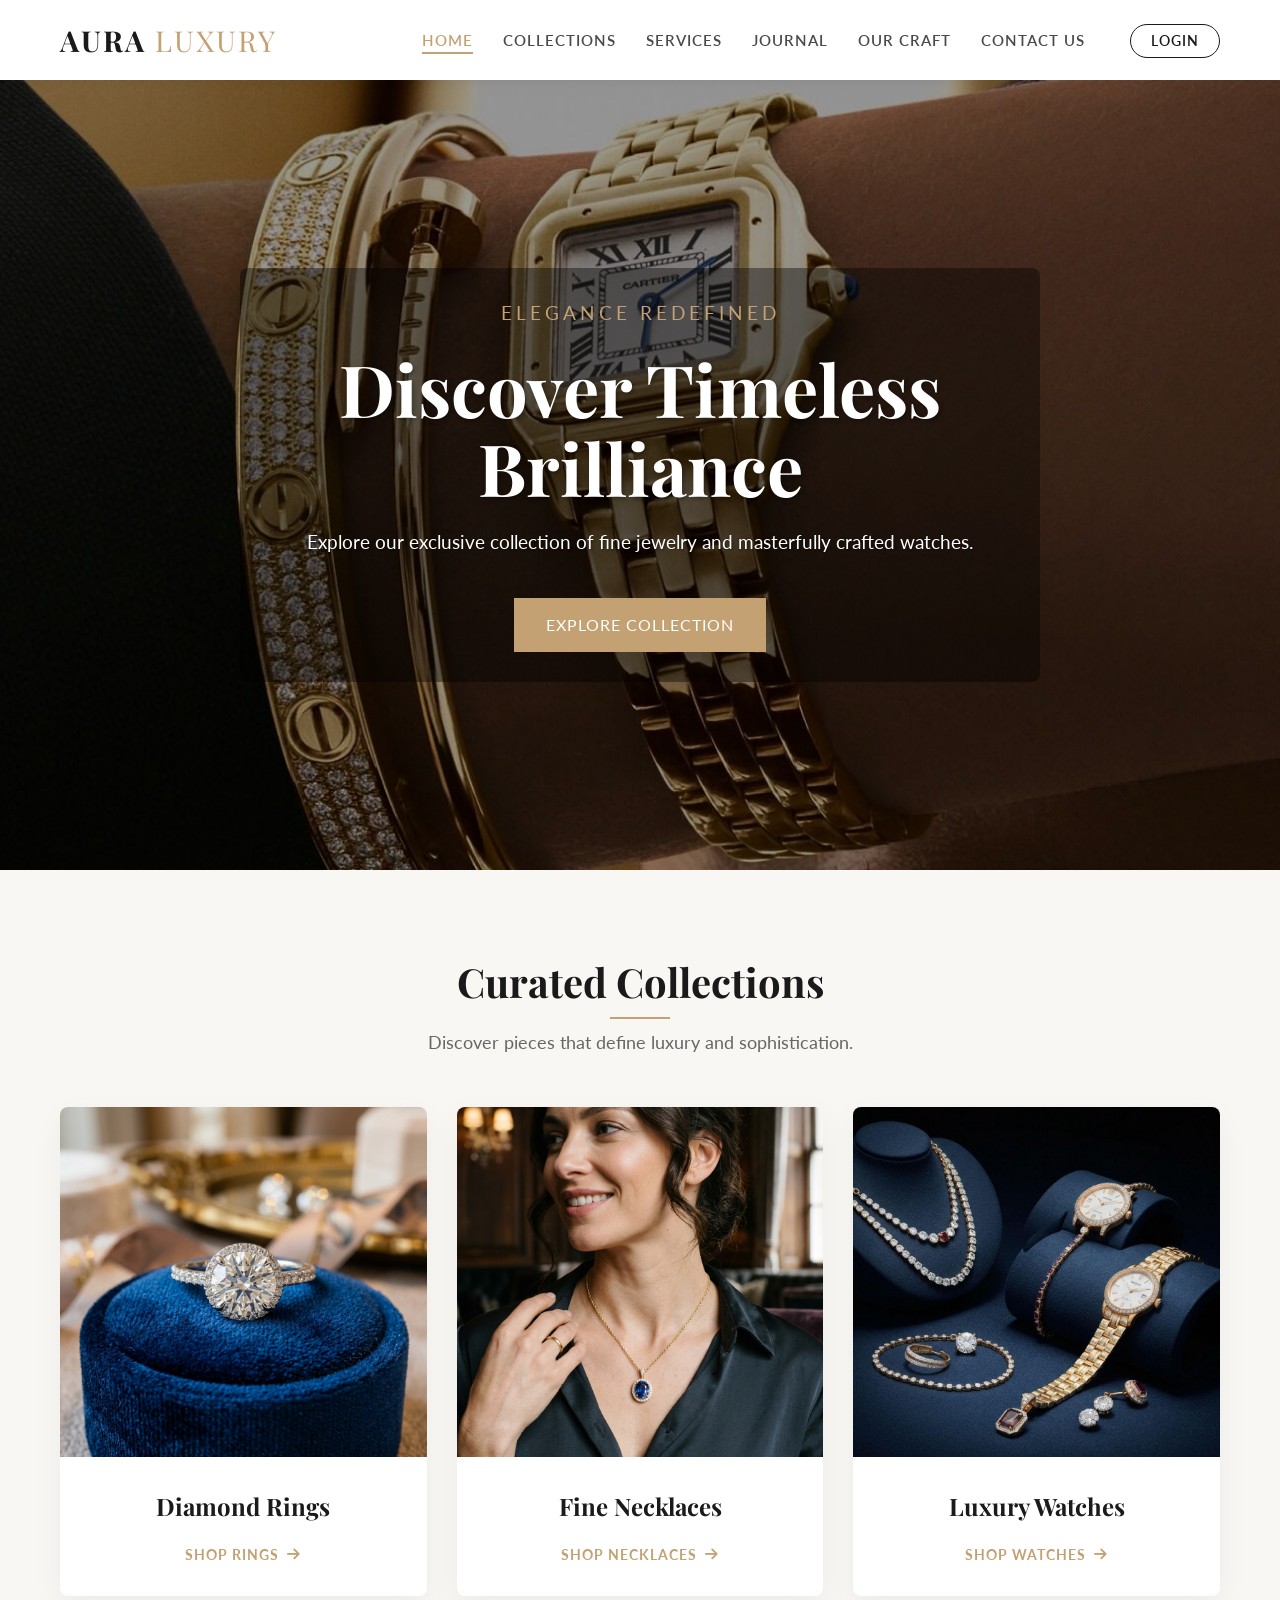
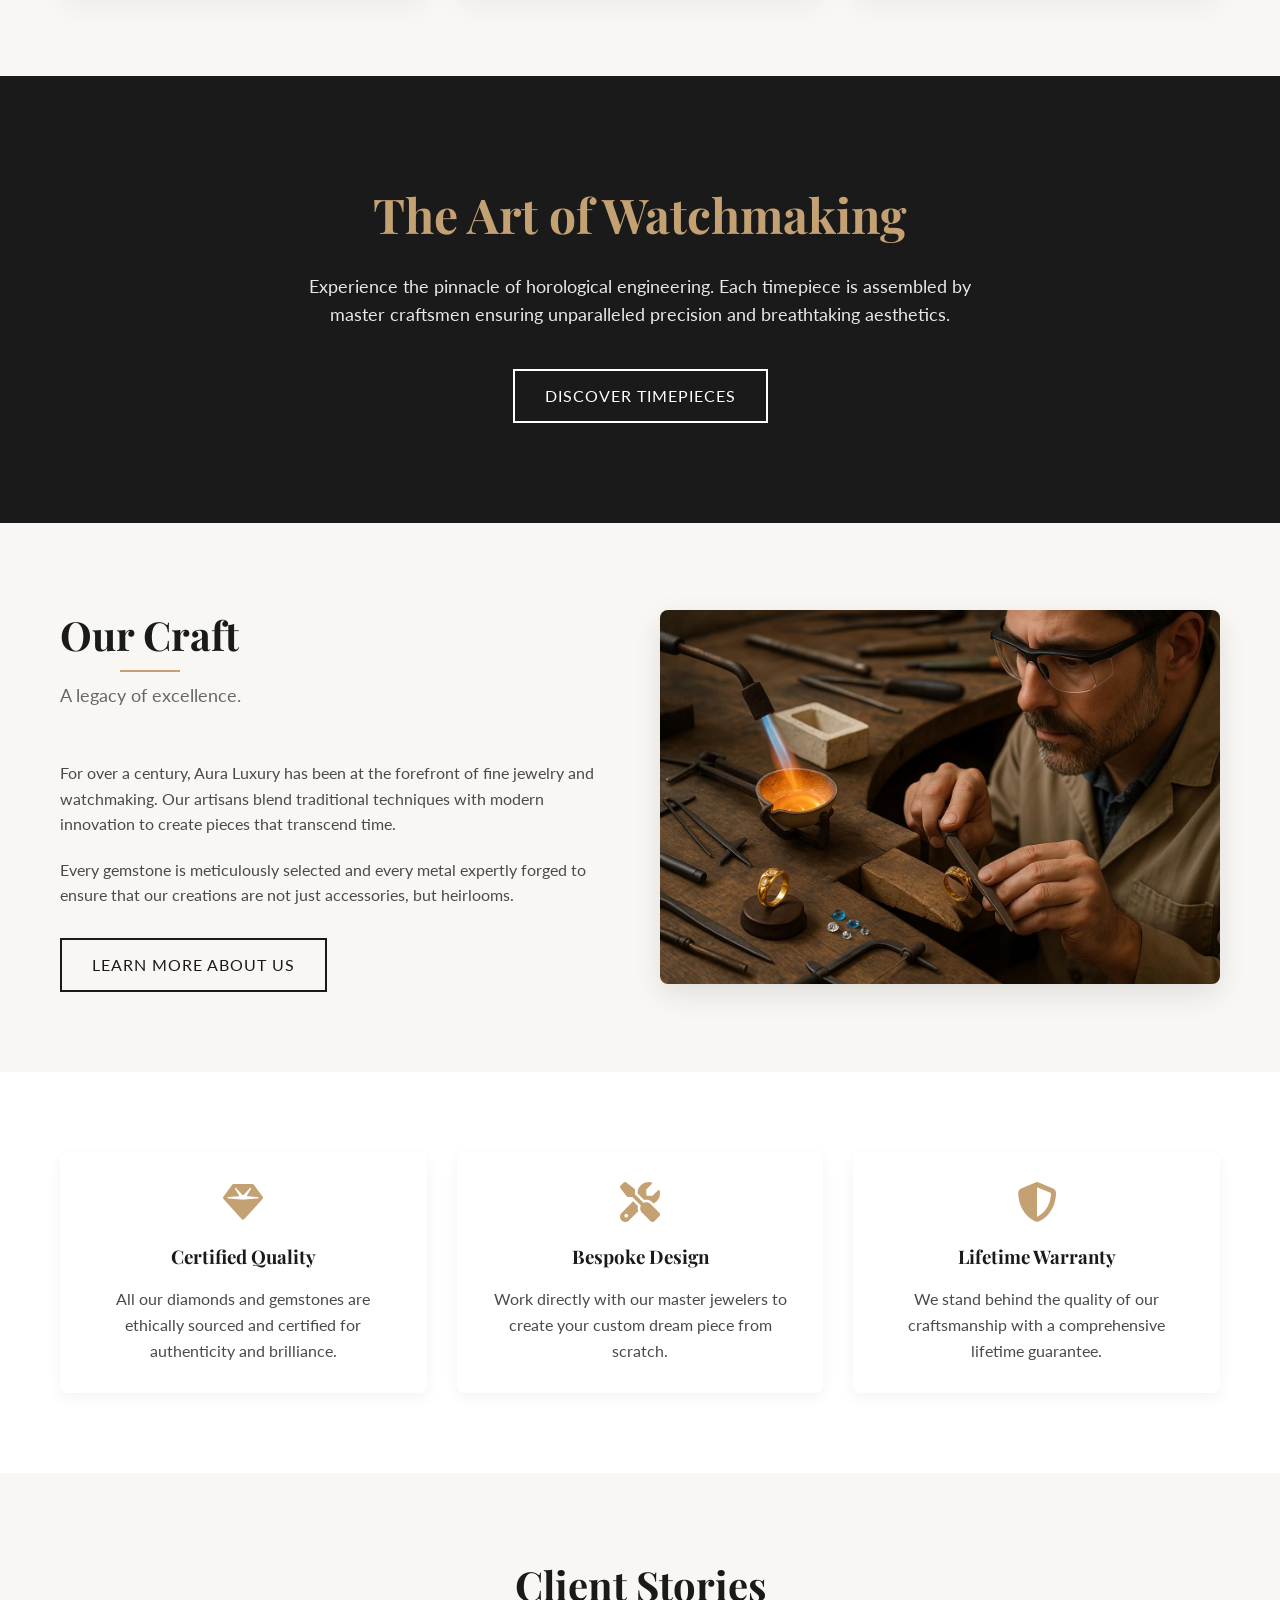
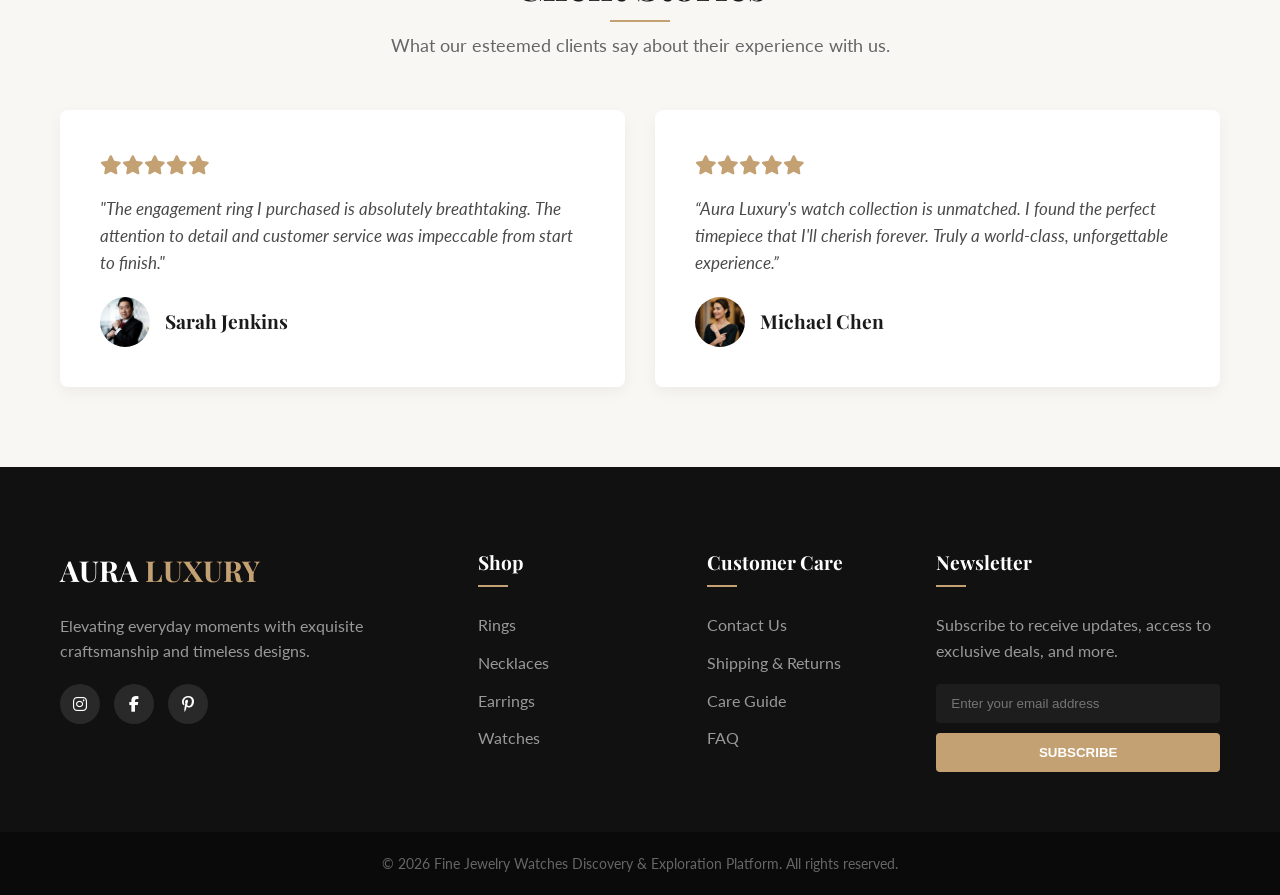
<file: index.html>
<!DOCTYPE html>
<html lang="en">

<head>
    <meta charset="UTF-8">
    <meta name="viewport" content="width=device-width, initial-scale=1.0">
    <meta name="description"
        content="Discover exquisite fine jewelry and luxury watches. Explore our premium collections of rings, necklaces, and timepieces.">
    <title>Fine Jewelry Watches Discovery & Exploration Platform</title>

    <!-- Favicon (using a generic emoji for demonstration, ideally this would be a custom .ico/.png) -->
    <link rel="icon"
        href="data:image/svg+xml,<svg xmlns=%22http://www.w3.org/2000/svg%22 viewBox=%220 0 100 100%22><text y=%22.9em%22 font-size=%2290%22>💎</text></svg>">

    <!-- Fonts -->
    <link rel="preconnect" href="https://fonts.googleapis.com">
    <link rel="preconnect" href="https://fonts.gstatic.com" crossorigin>
    <link
        href="https://fonts.googleapis.com/css2?family=Playfair+Display:ital,wght@0,400;0,600;0,700;1,400&family=Lato:wght@300;400;700&display=swap"
        rel="stylesheet">

    <!-- CSS -->
    <link rel="stylesheet" href="style.css">

    <!-- FontAwesome for Icons -->
    <link rel="stylesheet" href="https://cdnjs.cloudflare.com/ajax/libs/font-awesome/6.4.0/css/all.min.css">
</head>

<body>


    <!-- Header -->
    <header id="header">
        <div class="container header-container">
            <div class="logo">
                <a href="#">AURA <span>LUXURY</span></a>
            </div>
            <nav class="nav-menu">
                <ul>
                    <li><a href="index.html" class="active">Home</a></li>
                    <li><a href="collections.html">Collections</a></li>
                    <li><a href="services.html">Services</a></li>
                    <li><a href="journal.html">Journal</a></li>
                    <li><a href="about.html">Our Craft</a></li>
                    <li><a href="contact.html">Contact Us</a></li>
                    <li><a href="login.html" class="login-btn">Login</a></li>
                </ul>
            </nav>
            <div class="mobile-menu-btn">
                <i class="fas fa-bars"></i>
            </div>
        </div>
    </header>

    <!-- Hero Section -->
    <section id="home" class="hero">
        <div class="hero-bg"
            style="background-image: url('img/home-hero.jpg');">
        </div>
        <div class="hero-overlay"></div>
        <div class="container hero-content">
            <span class="subtitle">Elegance Redefined</span>
            <h1>Discover Timeless Brilliance</h1>
            <p>Explore our exclusive collection of fine jewelry and masterfully crafted watches.</p>
            <a href="#collections" class="btn btn-primary">Explore Collection</a>
        </div>
    </section>

    <!-- Categories / Collections -->
    <section id="collections" class="categories section-padding">
        <div class="container">
            <div class="section-title">
                <h2>Curated Collections</h2>
                <p>Discover pieces that define luxury and sophistication.</p>
            </div>

            <div class="category-grid">
                <!-- Ring Category -->
                <div class="category-card">
                    <div class="img-wrapper">
                        <img src="img/curated1.jpg" alt="Diamond Rings Collection">
                    </div>
                    <div class="category-info">
                        <h3>Diamond Rings</h3>
                        <a href="#" class="btn-link">Shop Rings <i class="fas fa-arrow-right"></i></a>
                    </div>
                </div>

                <!-- Necklace Category -->
                <div class="category-card">
                    <div class="img-wrapper">
                        <img src="img/curated2.jpg" alt="Elegant Necklaces">
                    </div>
                    <div class="category-info">
                        <h3>Fine Necklaces</h3>
                        <a href="#" class="btn-link">Shop Necklaces <i class="fas fa-arrow-right"></i></a>
                    </div>
                </div>

                <!-- Watch Category -->
                <div class="category-card">
                    <div class="img-wrapper">
                        <!-- We'll use a placeholder if the watch image fails, but ideally the absolute path from the newly generated one. Using a fallback for now. -->
                        <img src="img/curated3.jpg" id="watch-img" alt="Luxury Watches">
                    </div>
                    <div class="category-info">
                        <h3>Luxury Watches</h3>
                        <a href="#" class="btn-link">Shop Watches <i class="fas fa-arrow-right"></i></a>
                    </div>
                </div>
            </div>
        </div>
    </section>

    <!-- Featured Banner -->
    <section class="featured-banner">
        <div class="container banner-container">
            <div class="banner-content">
                <h2>The Art of Watchmaking</h2>
                <p>Experience the pinnacle of horological engineering. Each timepiece is assembled by master craftsmen
                    ensuring unparalleled precision and breathtaking aesthetics.</p>
                <a href="collections.html" class="btn btn-outline">Discover Timepieces</a>
            </div>
        </div>
    </section>

    <!-- About Section -->
    <section id="about" class="about section-padding">
        <div class="container">
            <div class="about-content">
                <div class="about-text">
                    <div class="section-title" style="text-align: left;">
                        <h2>Our Craft</h2>
                        <p>A legacy of excellence.</p>
                    </div>
                    <p style="margin-bottom: 20px;">For over a century, Aura Luxury has been at the forefront of fine
                        jewelry and watchmaking. Our artisans blend traditional techniques with modern innovation to
                        create pieces that transcend time.</p>
                    <p>Every gemstone is meticulously selected and every metal expertly forged to ensure that our
                        creations are not just accessories, but heirlooms.</p>
                    <a href="about.html" class="btn btn-outline-dark"
                        style="margin-top: 30px;">Learn
                        More About Us</a>
                </div>
                <div class="about-image">
                    <img src="img/craftman.jpg" alt="Jewelry Craftsmanship">
                </div>
            </div>
        </div>
    </section>

    <!-- Features Section -->
    <section class="features section-padding" style="background-color: var(--white);">
        <div class="container">
            <div class="features-grid">
                <div class="feature-card">
                    <i class="fas fa-gem"
                        style="font-size: 2.5rem; color: var(--secondary-color); margin-bottom: 20px;"></i>
                    <h3 style="font-family: var(--font-heading); margin-bottom: 15px; color: var(--primary-color);">
                        Certified Quality</h3>
                    <p>All our diamonds and gemstones are ethically sourced and certified for authenticity and
                        brilliance.</p>
                </div>
                <div class="feature-card">
                    <i class="fas fa-tools"
                        style="font-size: 2.5rem; color: var(--secondary-color); margin-bottom: 20px;"></i>
                    <h3 style="font-family: var(--font-heading); margin-bottom: 15px; color: var(--primary-color);">
                        Bespoke Design</h3>
                    <p>Work directly with our master jewelers to create your custom dream piece from scratch.</p>
                </div>
                <div class="feature-card">
                    <i class="fas fa-shield-alt"
                        style="font-size: 2.5rem; color: var(--secondary-color); margin-bottom: 20px;"></i>
                    <h3 style="font-family: var(--font-heading); margin-bottom: 15px; color: var(--primary-color);">
                        Lifetime Warranty</h3>
                    <p>We stand behind the quality of our craftsmanship with a comprehensive lifetime guarantee.</p>
                </div>
            </div>
        </div>
    </section>

    <!-- Testimonials -->
    <section class="testimonials section-padding">
        <div class="container">
            <div class="section-title">
                <h2>Client Stories</h2>
                <p>What our esteemed clients say about their experience with us.</p>
            </div>
            <div class="testimonial-grid"
                style="display: grid; grid-template-columns: repeat(auto-fit, minmax(300px, 1fr)); gap: 30px;">
                <div class="testimonial-card"
                    style="background: var(--white); padding: 40px; border-radius: 8px; box-shadow: 0 5px 15px rgba(0,0,0,0.05); transition: transform 0.3s ease;">
                    <div class="stars" style="color: var(--secondary-color); margin-bottom: 15px; font-size: 1.2rem;">
                        <i class="fas fa-star"></i><i class="fas fa-star"></i><i class="fas fa-star"></i><i
                            class="fas fa-star"></i><i class="fas fa-star"></i>
                    </div>
                    <p style="font-style: italic; margin-bottom: 20px; font-size: 1.05rem;">"The engagement ring I
                        purchased is absolutely breathtaking. The attention to detail and customer service was
                        impeccable from start to finish."</p>
                    <div class="client-info" style="display: flex; align-items: center; gap: 15px;">
                        <img src="img/testi1.jpg" alt="Sarah Jenkins"
                            style="width: 50px; height: 50px; border-radius: 50%; object-fit: cover;">
                        <h4
                            style="font-family: var(--font-heading); color: var(--primary-color); font-size: 1.2rem; margin: 0;">
                            Sarah Jenkins</h4>
                    </div>
                </div>
                <div class="testimonial-card"
                    style="background: var(--white); padding: 40px; border-radius: 8px; box-shadow: 0 5px 15px rgba(0,0,0,0.05); transition: transform 0.3s ease;">
                    <div class="stars" style="color: var(--secondary-color); margin-bottom: 15px; font-size: 1.2rem;">
                        <i class="fas fa-star"></i><i class="fas fa-star"></i><i class="fas fa-star"></i><i
                            class="fas fa-star"></i><i class="fas fa-star"></i>
                    </div>
                    <p style="font-style: italic; margin-bottom: 20px; font-size: 1.05rem;">“Aura Luxury's watch
                        collection is unmatched. I found the perfect timepiece that I'll cherish forever. Truly a
                        world-class, unforgettable experience.”</p>
                    <div class="client-info" style="display: flex; align-items: center; gap: 15px;">
                        <img src="img/testi2.jpg" alt="Michael Chen"
                            style="width: 50px; height: 50px; border-radius: 50%; object-fit: cover;">
                        <h4
                            style="font-family: var(--font-heading); color: var(--primary-color); font-size: 1.2rem; margin: 0;">
                            Michael Chen</h4>
                    </div>
                </div>
            </div>
        </div>
    </section>

    <!-- Footer -->
    <footer id="contact" class="footer">
        <div class="container footer-grid">
            <div class="footer-col">
                <a href="#" class="footer-logo">AURA <span>LUXURY</span></a>
                <p>Elevating everyday moments with exquisite craftsmanship and timeless designs.</p>
                <div class="social-links">
                    <a href="#"><i class="fab fa-instagram"></i></a>
                    <a href="#"><i class="fab fa-facebook-f"></i></a>
                    <a href="#"><i class="fab fa-pinterest-p"></i></a>
                </div>
            </div>
            <div class="footer-col">
                <h4>Shop</h4>
                <ul>
                    <li><a href="#">Rings</a></li>
                    <li><a href="#">Necklaces</a></li>
                    <li><a href="#">Earrings</a></li>
                    <li><a href="#">Watches</a></li>
                </ul>
            </div>
            <div class="footer-col">
                <h4>Customer Care</h4>
                <ul>
                    <li><a href="#">Contact Us</a></li>
                    <li><a href="#">Shipping & Returns</a></li>
                    <li><a href="#">Care Guide</a></li>
                    <li><a href="#">FAQ</a></li>
                </ul>
            </div>
            <div class="footer-col">
                <h4>Newsletter</h4>
                <p>Subscribe to receive updates, access to exclusive deals, and more.</p>
                <form class="newsletter-form">
                    <input type="email" placeholder="Enter your email address" required>
                    <button type="submit">Subscribe</button>
                </form>
            </div>
        </div>
        <div class="footer-bottom">
            <div class="container">
                <p>&copy; 2026 Fine Jewelry Watches Discovery & Exploration Platform. All rights reserved.</p>
            </div>
        </div>
    </footer>

    <!-- Scroll to Top Button -->
    <button id="scrollTopBtn" title="Go to top">
        <i class="fas fa-chevron-up"></i>
    </button>

    <button id="scrollTopBtn" style="display: none;"><i class="fas fa-arrow-up"></i></button>
    <!-- JS -->
    <script src="script.js"></script>
</body>

</html>
</file>
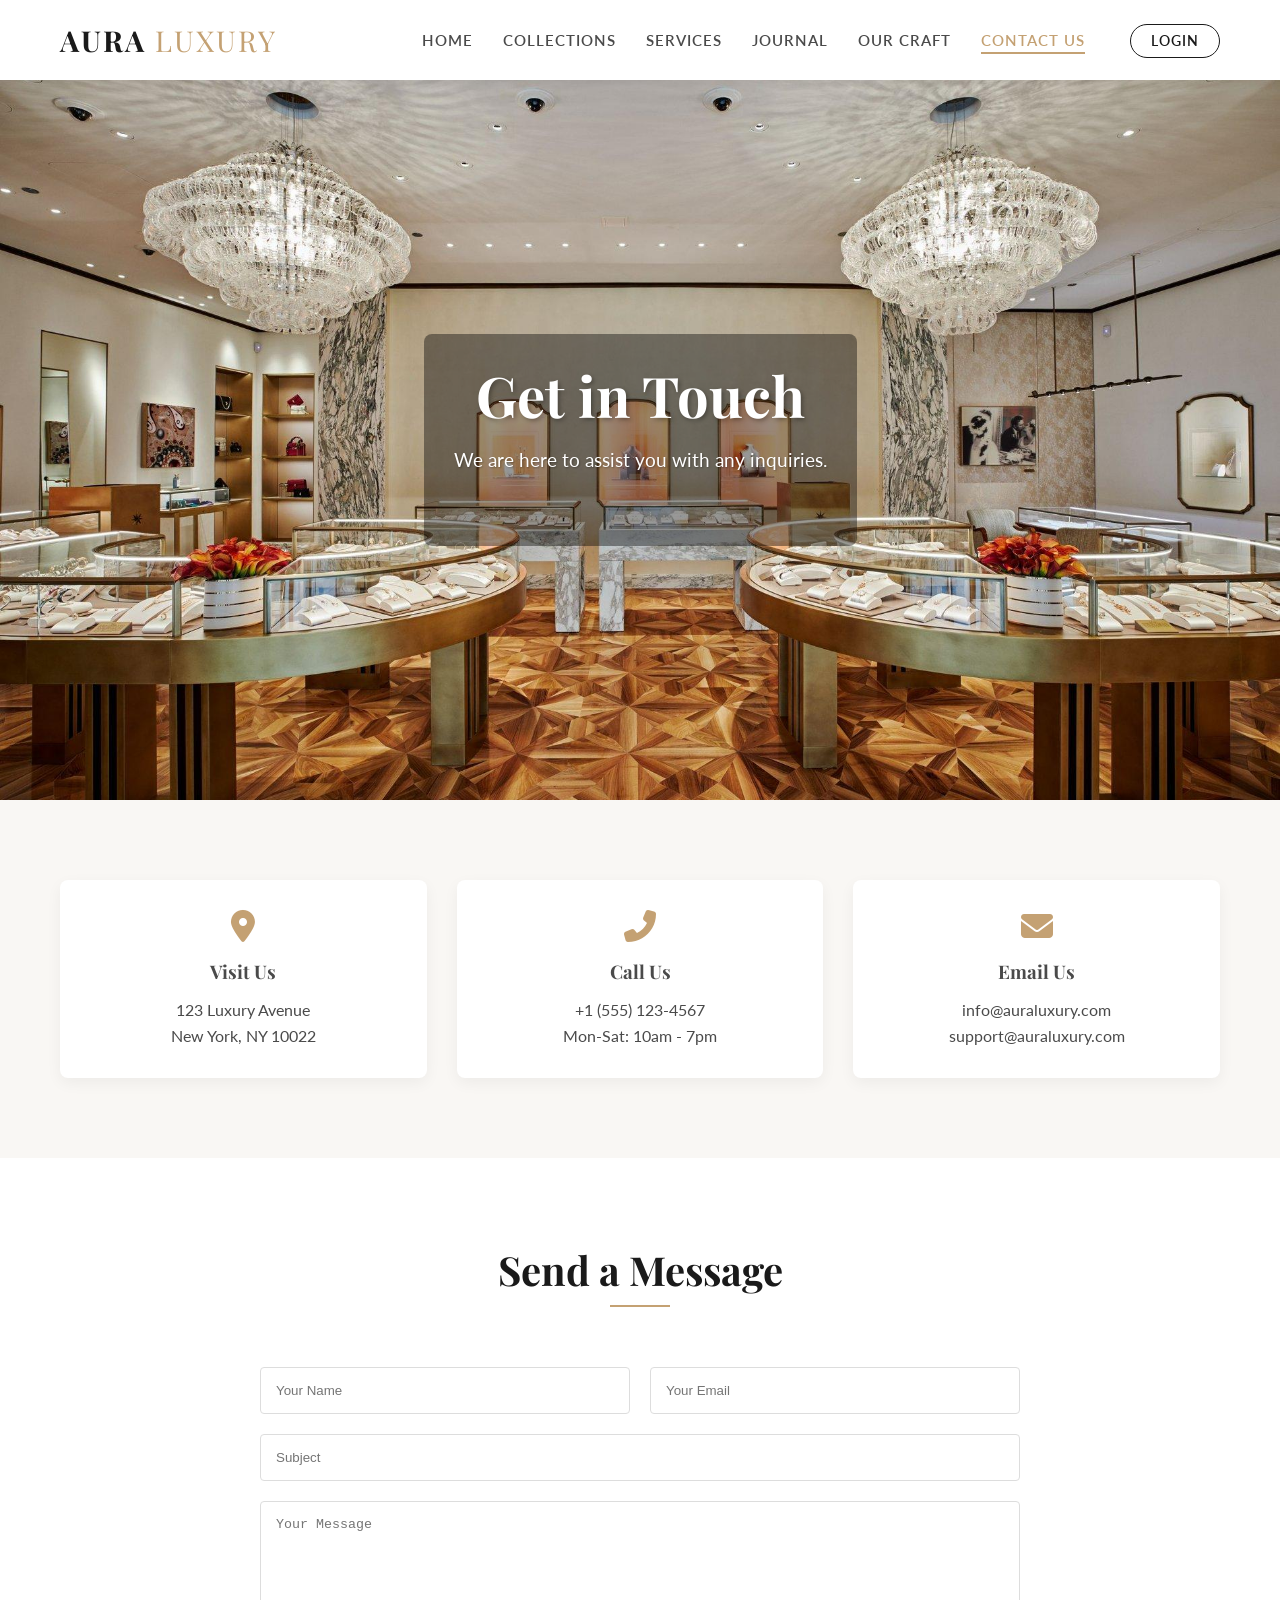
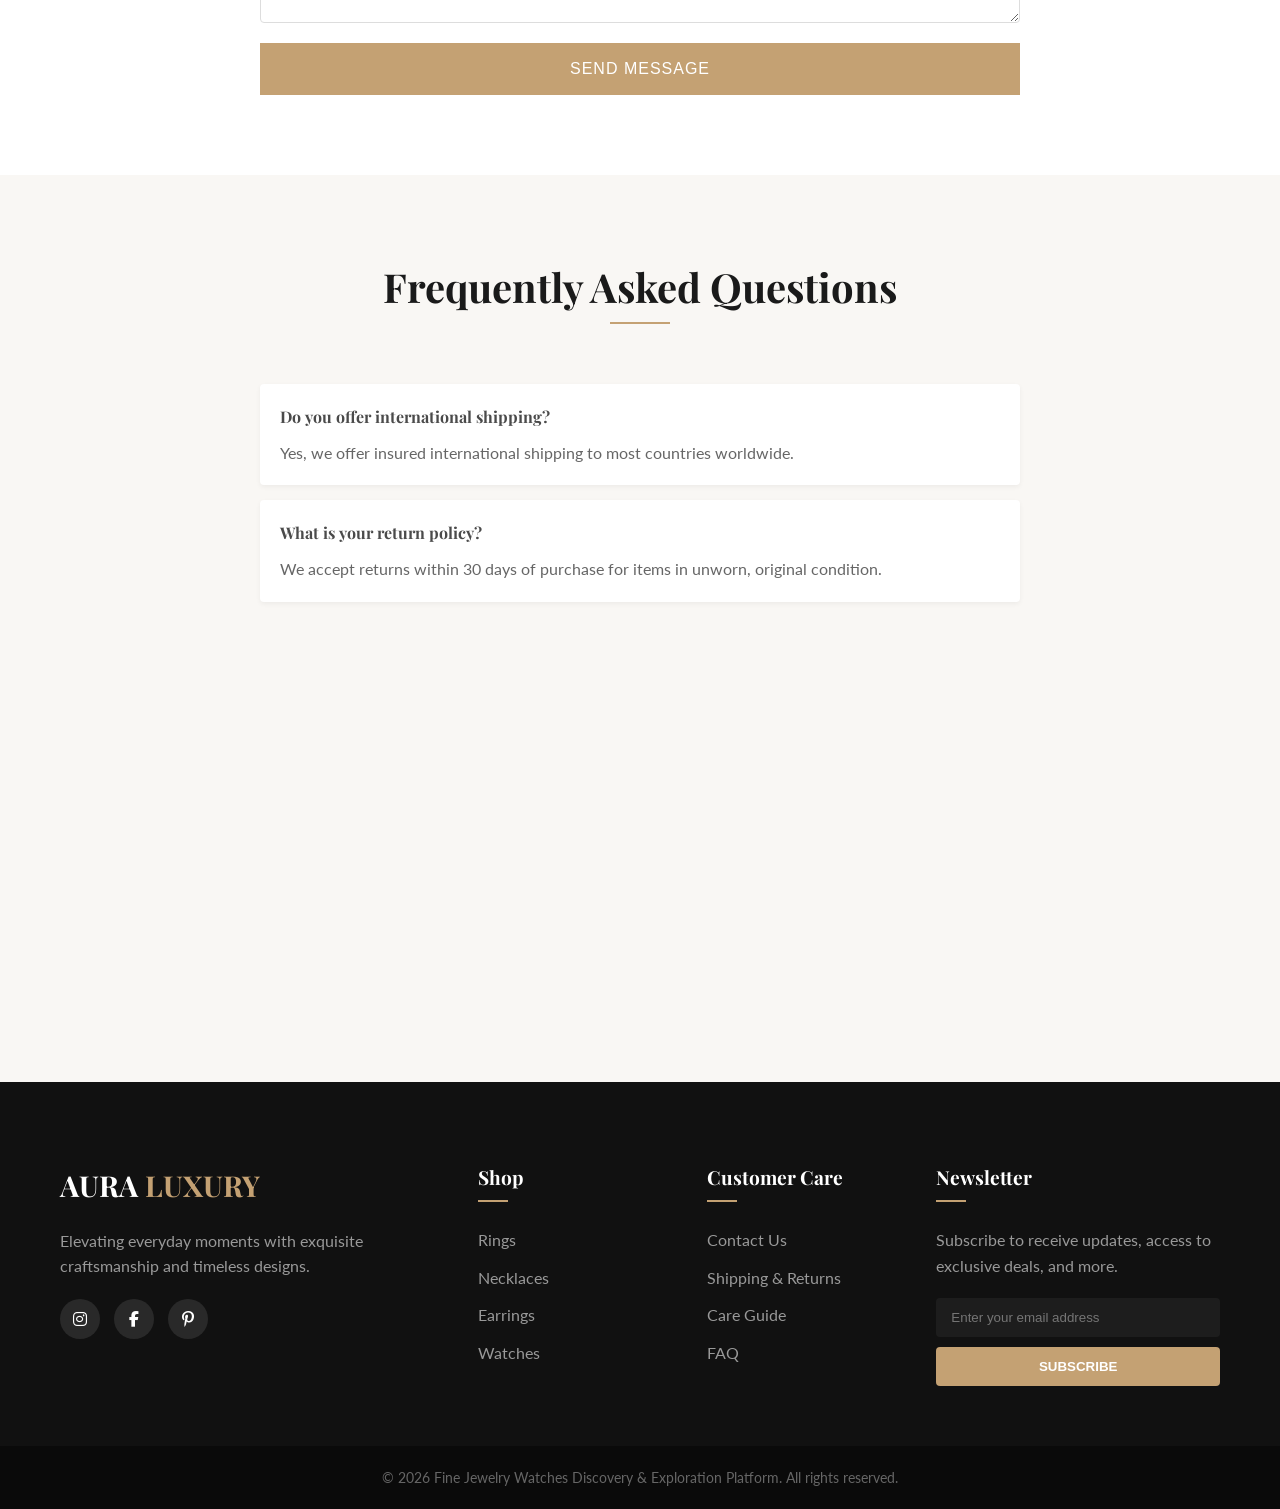
<file: contact.html>
<!DOCTYPE html>
<html lang="en">

<head>
    <meta charset="UTF-8">
    <meta name="viewport" content="width=device-width, initial-scale=1.0">
    <title>Contact Us | Aura Luxury</title>
    <!-- Favicon -->
    <link rel="icon" href="data:image/svg+xml,<svg xmlns=%22http://www.w3.org/2000/svg%22 viewBox=%220 0 100 100%22><text y=%22.9em%22 font-size=%2290%22>💎</text></svg>">
    <link
        href="https://fonts.googleapis.com/css2?family=Playfair+Display:ital,wght@0,400;0,600;0,700;1,400&family=Lato:wght@300;400;700&display=swap"
        rel="stylesheet">
    <link rel="stylesheet" href="style.css">
    <link rel="stylesheet" href="https://cdnjs.cloudflare.com/ajax/libs/font-awesome/6.4.0/css/all.min.css">
</head>

<body>
    <!-- Header -->
    <header id="header">
        <div class="container header-container">
            <div class="logo">
                <a href="index.html">AURA <span>LUXURY</span></a>
            </div>
            <nav class="nav-menu">
                <ul>
                    <li><a href="index.html">Home</a></li>
                    <li><a href="collections.html">Collections</a></li>
                    <li><a href="services.html">Services</a></li>
                    <li><a href="journal.html">Journal</a></li>
                    <li><a href="about.html">Our Craft</a></li>
                    <li><a href="contact.html" class="active">Contact Us</a></li>
                    <li><a href="login.html" class="login-btn">Login</a></li>
                </ul>
            </nav>
            <div class="mobile-menu-btn">
                <i class="fas fa-bars"></i>
            </div>
        </div>
    </header>

    <!-- Section 1: Hero -->
    <section class="hero" style="height: 80vh; min-height: 400px;">
        <div class="hero-bg" style="background-image: url('img/contact-hero.jpg');"></div>
        <div class="container hero-content">
            <h1 style="font-size: 3.5rem;">Get in Touch</h1>
            <p>We are here to assist you with any inquiries.</p>
        </div>
    </section>

    <!-- Section 2: Contact Info -->
    <section class="section-padding">
        <div class="container">
            <div class="features-grid">
                <div class="feature-card">
                    <i class="fas fa-map-marker-alt"
                        style="font-size: 2rem; color: var(--secondary-color); margin-bottom: 15px;"></i>
                    <h3 style="font-family: var(--font-heading); margin-bottom: 10px;">Visit Us</h3>
                    <p>123 Luxury Avenue<br>New York, NY 10022</p>
                </div>
                <div class="feature-card">
                    <i class="fas fa-phone-alt"
                        style="font-size: 2rem; color: var(--secondary-color); margin-bottom: 15px;"></i>
                    <h3 style="font-family: var(--font-heading); margin-bottom: 10px;">Call Us</h3>
                    <p>+1 (555) 123-4567<br>Mon-Sat: 10am - 7pm</p>
                </div>
                <div class="feature-card">
                    <i class="fas fa-envelope"
                        style="font-size: 2rem; color: var(--secondary-color); margin-bottom: 15px;"></i>
                    <h3 style="font-family: var(--font-heading); margin-bottom: 10px;">Email Us</h3>
                    <p>info@auraluxury.com<br>support@auraluxury.com</p>
                </div>
            </div>
        </div>
    </section>

    <!-- Section 3: Contact Form -->
    <section class="section-padding" style="background-color: var(--white);">
        <div class="container" style="max-width: 800px;">
            <div class="section-title">
                <h2>Send a Message</h2>
            </div>
            <form style="display: flex; flex-direction: column; gap: 20px;">
                <div style="display: flex; gap: 20px;">
                    <input type="text" placeholder="Your Name"
                        style="flex: 1; padding: 15px; border: 1px solid #ddd; border-radius: 4px;" required>
                    <input type="email" placeholder="Your Email"
                        style="flex: 1; padding: 15px; border: 1px solid #ddd; border-radius: 4px;" required>
                </div>
                <input type="text" placeholder="Subject"
                    style="padding: 15px; border: 1px solid #ddd; border-radius: 4px;">
                <textarea placeholder="Your Message" rows="6"
                    style="padding: 15px; border: 1px solid #ddd; border-radius: 4px; resize: vertical;"
                    required></textarea>
                <button type="submit" class="btn btn-primary" style="width: 100%; padding: 15px 40px;">Send
                    Message</button>
            </form>
        </div>
    </section>

    <!-- Section 4: FAQ -->
    <section class="section-padding">
        <div class="container" style="max-width: 800px;">
            <div class="section-title">
                <h2>Frequently Asked Questions</h2>
            </div>
            <div style="display: flex; flex-direction: column; gap: 15px;">
                <div
                    style="background: var(--white); padding: 20px; border-radius: 4px; box-shadow: 0 2px 5px rgba(0,0,0,0.05);">
                    <h4 style="font-family: var(--font-heading); margin-bottom: 10px;">Do you offer international
                        shipping?</h4>
                    <p style="color: #666;">Yes, we offer insured international shipping to most countries worldwide.
                    </p>
                </div>
                <div
                    style="background: var(--white); padding: 20px; border-radius: 4px; box-shadow: 0 2px 5px rgba(0,0,0,0.05);">
                    <h4 style="font-family: var(--font-heading); margin-bottom: 10px;">What is your return policy?</h4>
                    <p style="color: #666;">We accept returns within 30 days of purchase for items in unworn, original
                        condition.</p>
                </div>
            </div>
        </div>
    </section>

    <!-- Section 5: Map -->
    <section>
        <iframe src="https://www.google.com/maps/embed?pb=!1m18!1m12!1m3!1d3022.0606825994123!2d-73.97332068459418!3d40.76065417932684!2m3!1f0!2f0!3f0!3m2!1i1024!2i768!4f13.1!3m3!1m2!1s0x89c258fa49221cd3%3A0x6b4bb5f21226194b!2s123%20Park%20Ave%2C%20New%20York%2C%20NY%2010022%2C%20USA!5e0!3m2!1sen!2sin!4v1689234857416!5m2!1sen!2sin" width="100%" height="400" style="border:0; display: block;" allowfullscreen="" loading="lazy" referrerpolicy="no-referrer-when-downgrade"></iframe>
    </section>

    <!-- Footer -->
    <footer id="contact" class="footer">
        <div class="container footer-grid">
            <div class="footer-col">
                <a href="index.html" class="footer-logo">AURA <span>LUXURY</span></a>
                <p>Elevating everyday moments with exquisite craftsmanship and timeless designs.</p>
                <div class="social-links">
                    <a href="#"><i class="fab fa-instagram"></i></a>
                    <a href="#"><i class="fab fa-facebook-f"></i></a>
                    <a href="#"><i class="fab fa-pinterest-p"></i></a>
                </div>
            </div>
            <div class="footer-col">
                <h4>Shop</h4>
                <ul>
                    <li><a href="collections.html">Rings</a></li>
                    <li><a href="collections.html">Necklaces</a></li>
                    <li><a href="collections.html">Earrings</a></li>
                    <li><a href="collections.html">Watches</a></li>
                </ul>
            </div>
            <div class="footer-col">
                <h4>Customer Care</h4>
                <ul>
                    <li><a href="contact.html">Contact Us</a></li>
                    <li><a href="#">Shipping & Returns</a></li>
                    <li><a href="#">Care Guide</a></li>
                    <li><a href="#">FAQ</a></li>
                </ul>
            </div>
            <div class="footer-col">
                <h4>Newsletter</h4>
                <p>Subscribe to receive updates, access to exclusive deals, and more.</p>
                <form class="newsletter-form">
                    <input type="email" placeholder="Enter your email address" required>
                    <button type="submit">Subscribe</button>
                </form>
            </div>
        </div>
        <div class="footer-bottom">
            <div class="container">
                <p>&copy; 2026 Fine Jewelry Watches Discovery & Exploration Platform. All rights reserved.</p>
            </div>
        </div>
    </footer>
    <button id="scrollTopBtn" style="display: none;"><i class="fas fa-arrow-up"></i></button>
    <script src="script.js"></script>
</body>

</html>
</file>
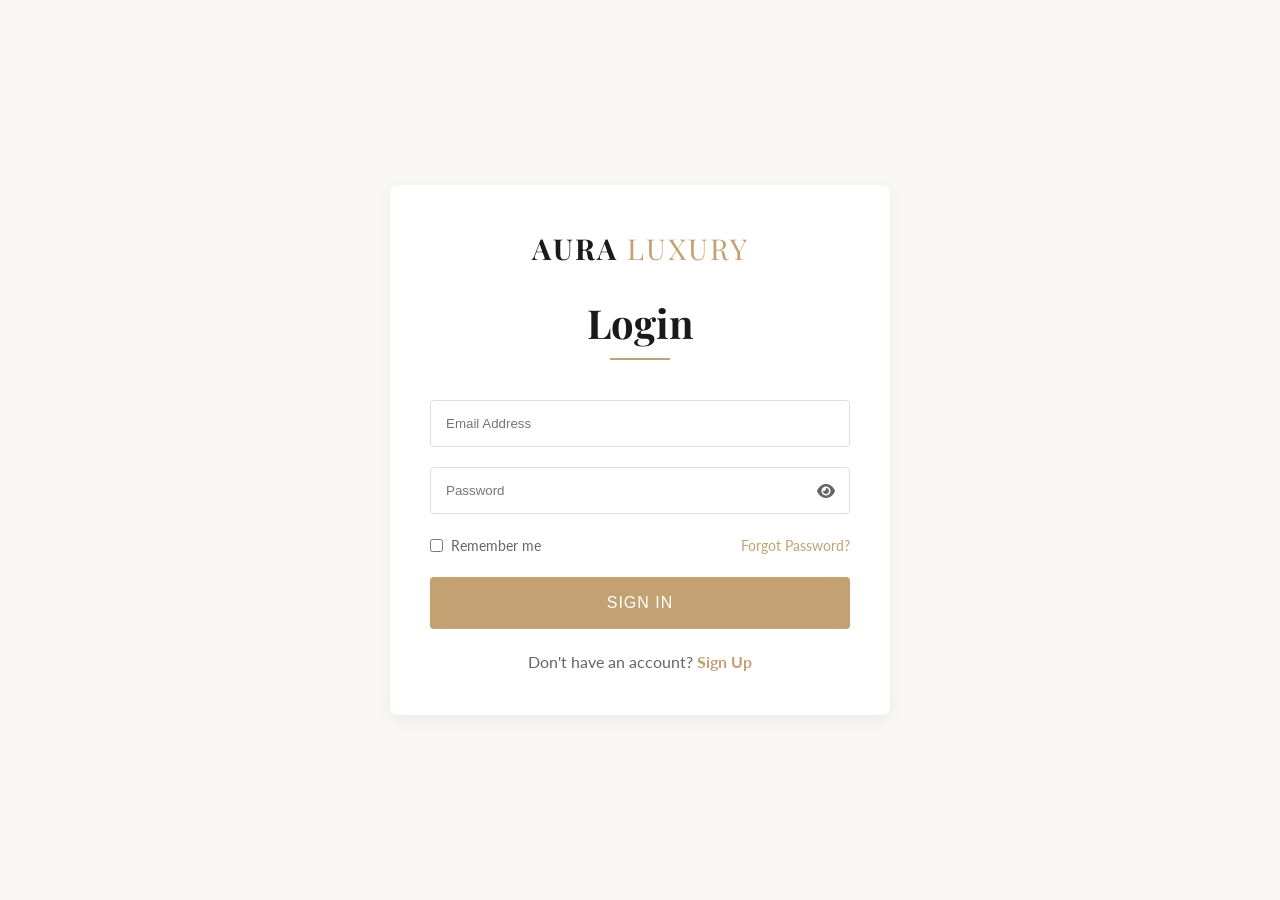
<file: login.html>
<!DOCTYPE html>
<html lang="en">
<head>
    <meta charset="UTF-8">
    <meta name="viewport" content="width=device-width, initial-scale=1.0">
    <title>Login | Aura Luxury</title>
    <!-- Favicon -->
    <link rel="icon" href="data:image/svg+xml,<svg xmlns=%22http://www.w3.org/2000/svg%22 viewBox=%220 0 100 100%22><text y=%22.9em%22 font-size=%2290%22>💎</text></svg>">
    <link href="https://fonts.googleapis.com/css2?family=Playfair+Display:ital,wght@0,400;0,600;0,700;1,400&family=Lato:wght@300;400;700&display=swap" rel="stylesheet">
    <link rel="stylesheet" href="style.css">
    <link rel="stylesheet" href="https://cdnjs.cloudflare.com/ajax/libs/font-awesome/6.4.0/css/all.min.css">
</head>
<body>
    <section class="section-padding" style="min-height: 100vh; display: flex; align-items: center; justify-content: center; background-color: var(--bg-light);">
        <div class="container" style="max-width: 500px; width: 100%; background: var(--white); padding: 40px; border-radius: 8px; box-shadow: 0 5px 15px rgba(0,0,0,0.05);">
            <div class="logo" style="text-align: center; margin-bottom: 20px;">
                <a href="index.html">AURA <span>LUXURY</span></a>
            </div>
            <div class="section-title" style="margin-bottom: 30px;">
                <h2>Login</h2>
            </div>
            <form style="display: flex; flex-direction: column; gap: 20px;">
                <input type="email" placeholder="Email Address" required style="padding: 15px; border: 1px solid #ddd; border-radius: 4px;">
                <div style="position: relative; width: 100%;">
                    <input type="password" placeholder="Password" required style="padding: 15px; border: 1px solid #ddd; border-radius: 4px; width: 100%; box-sizing: border-box; padding-right: 40px;">
                    <i class="fas fa-eye toggle-password" style="position: absolute; right: 15px; top: 50%; transform: translateY(-50%); cursor: pointer; color: #666;"></i>
                </div>
                <div style="display: flex; justify-content: space-between; align-items: center; font-size: 0.9rem;">
                    <label style="display: flex; align-items: center; gap: 8px; cursor: pointer; color: #666;" class="auth-hover-text">
                        <input type="checkbox"> Remember me
                    </label>
                    <a href="#" style="color: var(--secondary-color);" class="auth-hover">Forgot Password?</a>
                </div>
                <button type="submit" class="btn btn-primary" style="padding: 15px; width: 100%; border-radius: 4px;">Sign In</button>
            </form>
            <p style="text-align: center; margin-top: 20px; color: #666;">Don't have an account? <a href="signup.html" style="color: var(--secondary-color); font-weight: bold;" class="auth-hover">Sign Up</a></p>
        </div>
    </section>
    <script src="script.js"></script>
</body>
</html>
</file>
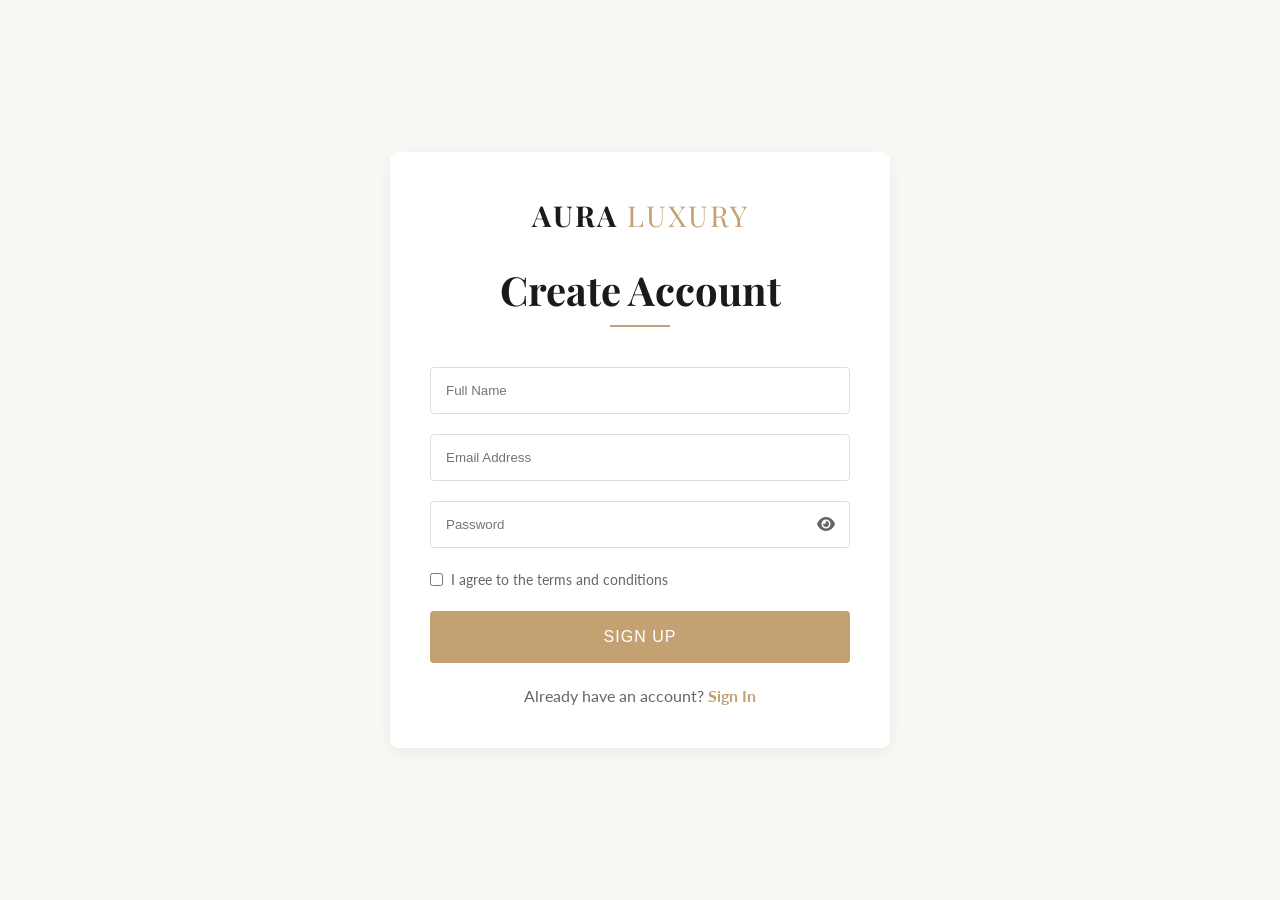
<file: signup.html>
<!DOCTYPE html>
<html lang="en">
<head>
    <meta charset="UTF-8">
    <meta name="viewport" content="width=device-width, initial-scale=1.0">
    <title>Sign Up | Aura Luxury</title>
    <!-- Favicon -->
    <link rel="icon" href="data:image/svg+xml,<svg xmlns=%22http://www.w3.org/2000/svg%22 viewBox=%220 0 100 100%22><text y=%22.9em%22 font-size=%2290%22>💎</text></svg>">
    <link href="https://fonts.googleapis.com/css2?family=Playfair+Display:ital,wght@0,400;0,600;0,700;1,400&family=Lato:wght@300;400;700&display=swap" rel="stylesheet">
    <link rel="stylesheet" href="style.css">
    <link rel="stylesheet" href="https://cdnjs.cloudflare.com/ajax/libs/font-awesome/6.4.0/css/all.min.css">
</head>
<body>
    <section class="section-padding" style="min-height: 100vh; display: flex; align-items: center; justify-content: center; background-color: var(--bg-light);">
        <div class="container" style="max-width: 500px; width: 100%; background: var(--white); padding: 40px; border-radius: 8px; box-shadow: 0 5px 15px rgba(0,0,0,0.05);">
            <div class="logo" style="text-align: center; margin-bottom: 20px;">
                <a href="index.html">AURA <span>LUXURY</span></a>
            </div>
            <div class="section-title" style="margin-bottom: 30px;">
                <h2>Create Account</h2>
            </div>
            <form style="display: flex; flex-direction: column; gap: 20px;">
                <input type="text" placeholder="Full Name" required style="padding: 15px; border: 1px solid #ddd; border-radius: 4px;">
                <input type="email" placeholder="Email Address" required style="padding: 15px; border: 1px solid #ddd; border-radius: 4px;">
                <div style="position: relative; width: 100%;">
                    <input type="password" placeholder="Password" required style="padding: 15px; border: 1px solid #ddd; border-radius: 4px; width: 100%; box-sizing: border-box; padding-right: 40px;">
                    <i class="fas fa-eye toggle-password" style="position: absolute; right: 15px; top: 50%; transform: translateY(-50%); cursor: pointer; color: #666;"></i>
                </div>
                <label style="display: flex; align-items: center; gap: 8px; cursor: pointer; color: #666; font-size: 0.9rem;" class="auth-hover-text">
                    <input type="checkbox" required> I agree to the terms and conditions
                </label>
                <button type="submit" class="btn btn-primary" style="padding: 15px; width: 100%; border-radius: 4px;">Sign Up</button>
            </form>
            <p style="text-align: center; margin-top: 20px; color: #666;">Already have an account? <a href="login.html" style="color: var(--secondary-color); font-weight: bold;" class="auth-hover">Sign In</a></p>
        </div>
    </section>
    <script src="script.js"></script>
</body>
</html>
</file>
<file: style.css>
/* =======================================
   Variables & General Reset
   ======================================= */
:root {
    --primary-color: #1a1a1a;
    --secondary-color: #c4a173; /* Elegant Gold */
    --text-color: #4a4a4a;
    --bg-light: #f9f7f4;
    --white: #ffffff;
    --font-heading: 'Playfair Display', serif;
    --font-body: 'Lato', sans-serif;
    --transition: all 0.3s ease;
}

* {
    margin: 0;
    padding: 0;
    box-sizing: border-box;
}

html {
    scroll-behavior: smooth;
}

body {
    font-family: var(--font-body);
    color: var(--text-color);
    background-color: var(--bg-light);
    line-height: 1.6;
    overflow-x: hidden;
}

ul {
    list-style: none;
}

a {
    text-decoration: none;
    color: inherit;
    transition: var(--transition);
}

img {
    max-width: 100%;
    height: auto;
    display: block;
}

.container {
    max-width: 1200px;
    margin: 0 auto;
    padding: 0 20px;
}

.section-padding {
    padding: 80px 0;
}

.section-title {
    text-align: center;
    margin-bottom: 50px;
}

.section-title h2 {
    font-family: var(--font-heading);
    font-size: 2.5rem;
    color: var(--primary-color);
    margin-bottom: 15px;
    position: relative;
    display: inline-block;
}

.section-title h2::after {
    content: '';
    position: absolute;
    bottom: -5px;
    left: 50%;
    transform: translateX(-50%);
    width: 60px;
    height: 2px;
    background-color: var(--secondary-color);
}

.section-title p {
    color: #666;
    font-size: 1.1rem;
}

/* Buttons */
.btn {
    display: inline-block;
    padding: 12px 30px;
    font-size: 1rem;
    text-transform: uppercase;
    letter-spacing: 1px;
    cursor: pointer;
    border: 2px solid transparent;
    transition: var(--transition);
}

.btn-primary {
    background-color: var(--secondary-color);
    color: var(--white);
}

.btn-primary:hover {
    background-color: #a8885b;
}

.btn-outline {
    background-color: transparent;
    border-color: var(--white);
    color: var(--white);
}

.btn-outline:hover {
    background-color: var(--white);
    color: var(--primary-color);
}

.btn-outline-dark {
    background-color: transparent;
    border-color: var(--primary-color);
    color: var(--primary-color);
}

.btn-outline-dark:hover {
    background-color: var(--primary-color);
    color: var(--white);
}

.btn-link {
    color: var(--secondary-color);
    font-weight: 700;
    text-transform: uppercase;
    letter-spacing: 1px;
    font-size: 0.9rem;
    display: inline-flex;
    align-items: center;
    gap: 8px;
}

.btn-link:hover {
    color: var(--primary-color);
}

/* =======================================
   Header & Navigation
   ======================================= */
.top-bar {
    background-color: var(--primary-color);
    color: var(--white);
    text-align: center;
    padding: 8px 0;
    font-size: 0.85rem;
    letter-spacing: 1px;
}

header {
    background-color: var(--white);
    box-shadow: 0 2px 10px rgba(0, 0, 0, 0.05);
    position: sticky;
    top: 0;
    z-index: 1000;
    transition: var(--transition);
}

header.sticky {
    padding: 10px 0;
}

.header-container {
    display: flex;
    justify-content: space-between;
    align-items: center;
    height: 80px;
    transition: var(--transition);
}

header.sticky .header-container {
    height: 60px;
}

.logo a {
    font-family: var(--font-heading);
    font-size: 1.8rem;
    font-weight: 700;
    color: var(--primary-color);
    letter-spacing: 2px;
}

.logo span {
    color: var(--secondary-color);
    font-weight: 400;
}

.nav-menu ul {
    display: flex;
    gap: 30px;
}

.nav-menu ul li a {
    font-size: 0.95rem;
    font-weight: 600;
    text-transform: uppercase;
    letter-spacing: 1px;
    position: relative;
}

.nav-menu ul li a::after {
    content: '';
    position: absolute;
    width: 0;
    height: 2px;
    bottom: -5px;
    left: 0;
    background-color: var(--secondary-color);
    transition: var(--transition);
}

.nav-menu ul li a:hover::after,
.nav-menu ul li a.active::after {
    width: 100%;
}

.nav-menu ul li a:hover,
.nav-menu ul li a.active {
    color: var(--secondary-color);
}

.header-icons {
    display: flex;
    gap: 15px;
    align-items: center;
}

.header-icons a {
    font-size: 1.1rem;
    color: var(--primary-color);
    border: 1px solid #ddd;
    border-radius: 50%;
    width: 38px;
    height: 38px;
    display: inline-flex;
    align-items: center;
    justify-content: center;
    transition: var(--transition);
}

.header-icons a:hover {
    color: var(--secondary-color);
    border-color: var(--secondary-color);
}

.mobile-menu-btn {
    display: none;
    font-size: 1.5rem;
    cursor: pointer;
}

/* =======================================
   Hero Section
   ======================================= */
.hero {
    position: relative;
    height: calc(100vh - 110px);
    min-height: 600px;
    display: flex;
    align-items: center;
    justify-content: center;
    text-align: center;
    color: var(--white);
}

.hero-bg {
    position: absolute;
    top: 0;
    left: 0;
    width: 100%;
    height: 100%;
    background-size: cover;
    background-position: center;
    z-index: 1;
}

.hero-overlay {
    position: absolute;
    top: 0;
    left: 0;
    width: 100%;
    height: 100%;
    background: rgba(0, 0, 0, 0.4);
    z-index: 2;
}

.hero-content {
    position: relative;
    z-index: 3;
    max-width: 800px;
    background-color: rgba(0, 0, 0, 0.4);
    padding: 30px;
    border-radius: 8px;
}

.hero .subtitle {
    display: block;
    font-size: 1.2rem;
    text-transform: uppercase;
    letter-spacing: 4px;
    margin-bottom: 20px;
    color: var(--secondary-color);
}

.hero h1 {
    font-family: var(--font-heading);
    font-size: 4.5rem;
    margin-bottom: 20px;
    line-height: 1.1;
    text-shadow: 2px 2px 4px rgba(0,0,0,0.3);
}

.hero p {
    font-size: 1.2rem;
    margin-bottom: 40px;
    text-shadow: 1px 1px 2px rgba(0,0,0,0.3);
}

/* =======================================
   Categories
   ======================================= */
.category-grid {
    display: flex;
    flex-wrap: wrap;
    justify-content: center;
    gap: 30px;
}

.category-grid > .category-card {
    flex: 1 1 calc(33.333% - 20px);
    max-width: calc(33.333% - 20px);
}

.category-card {
    background-color: var(--white);
    border-radius: 8px;
    overflow: hidden;
    box-shadow: 0 10px 30px rgba(0,0,0,0.05);
    transition: var(--transition);
    width: 100%;
}

.features-grid {
    display: flex;
    flex-wrap: wrap;
    justify-content: center;
    gap: 30px;
    text-align: center;
}

.feature-card {
    flex: 1 1 calc(33.333% - 20px);
    max-width: calc(33.333% - 20px);
    min-width: 250px;
    padding: 30px;
    background-color: var(--white);
    border-radius: 8px;
    box-shadow: 0 5px 15px rgba(0,0,0,0.05);
}

.about-content {
    display: flex;
    gap: 40px;
    align-items: center;
    flex-wrap: wrap;
}

.about-content.reverse {
    flex-direction: row-reverse;
}

.about-text, .about-image {
    flex: 1;
    min-width: 300px;
}

.about-image img {
    border-radius: 8px;
    box-shadow: 0 10px 30px rgba(0,0,0,0.1);
    width: 100%;
}

.category-card:hover {
    transform: translateY(-10px);
    box-shadow: 0 15px 40px rgba(0,0,0,0.1);
}

.img-wrapper {
    height: 350px;
    overflow: hidden;
}

.img-wrapper img {
    width: 100%;
    height: 100%;
    object-fit: cover;
    transition: transform 0.8s ease;
}

.category-card:hover .img-wrapper img {
    transform: scale(1.08);
}

.category-info {
    padding: 30px;
    text-align: center;
}

.category-info h3 {
    font-family: var(--font-heading);
    font-size: 1.5rem;
    color: var(--primary-color);
    margin-bottom: 15px;
}

/* =======================================
   Featured Banner
   ======================================= */
.featured-banner {
    background-color: var(--primary-color);
    color: var(--white);
    padding: 100px 0;
    text-align: center;
}

.banner-content {
    max-width: 700px;
    margin: 0 auto;
}

.banner-content h2 {
    font-family: var(--font-heading);
    font-size: 3rem;
    margin-bottom: 20px;
    color: var(--secondary-color);
}

.banner-content p {
    font-size: 1.1rem;
    margin-bottom: 40px;
    opacity: 0.9;
}

/* =======================================
   Footer
   ======================================= */
.footer {
    background-color: #111;
    color: #fff;
    padding-top: 80px;
}

.footer-grid {
    display: grid;
    grid-template-columns: 2fr 1fr 1fr 1.5fr;
    gap: 40px;
    margin-bottom: 60px;
}

.footer-logo {
    font-family: var(--font-heading);
    font-size: 1.8rem;
    font-weight: 700;
    color: var(--white);
    display: inline-block;
    margin-bottom: 20px;
}

.footer-logo span {
    color: var(--secondary-color);
}

.footer-col p {
    color: #999;
    margin-bottom: 20px;
}

.social-links a {
    display: inline-block;
    width: 40px;
    height: 40px;
    background-color: rgba(255,255,255,0.1);
    color: var(--white);
    border-radius: 50%;
    text-align: center;
    line-height: 40px;
    margin-right: 10px;
    transition: var(--transition);
}

.social-links a:hover {
    background-color: var(--secondary-color);
}

.footer-col h4 {
    font-family: var(--font-heading);
    font-size: 1.2rem;
    margin-bottom: 25px;
    position: relative;
    padding-bottom: 10px;
}

.footer-col h4::after {
    content: '';
    position: absolute;
    bottom: 0;
    left: 0;
    width: 30px;
    height: 2px;
    background-color: var(--secondary-color);
}

.footer-col ul li {
    margin-bottom: 12px;
}

.footer-col ul li a {
    color: #999;
}

.footer-col ul li a:hover {
    color: var(--secondary-color);
    padding-left: 5px;
}

.newsletter-form {
    display: flex;
    flex-direction: column;
    gap: 10px;
}

.newsletter-form input {
    padding: 12px 15px;
    border: none;
    background-color: rgba(255,255,255,0.05);
    color: var(--white);
    border-radius: 4px;
    outline: none;
}

.newsletter-form button {
    padding: 12px;
    background-color: var(--secondary-color);
    color: var(--white);
    border: none;
    text-transform: uppercase;
    font-weight: 700;
    cursor: pointer;
    border-radius: 4px;
    transition: var(--transition);
}

.newsletter-form button:hover {
    background-color: #a8885b;
}

.footer-bottom {
    background-color: #0a0a0a;
    padding: 20px 0;
    text-align: center;
    color: #666;
    font-size: 0.9rem;
}

/* =======================================
   Scroll to Top Button
   ======================================= */
#scrollTopBtn {
    display: none; /* Hidden by default */
    position: fixed;
    bottom: 30px;
    right: 30px;
    z-index: 99;
    border: none;
    outline: none;
    background-color: var(--secondary-color);
    color: white;
    cursor: pointer;
    padding: 15px;
    border-radius: 50%;
    font-size: 18px;
    width: 50px;
    height: 50px;
    box-shadow: 0 4px 10px rgba(0,0,0,0.3);
    transition: background-color 0.3s, transform 0.3s;
}

.nav-menu ul li a.login-btn {
    padding: 8px 20px;
    border: 1px solid var(--primary-color);
    border-radius: 20px;
    margin-left: 15px;
    font-weight: 600;
    text-transform: uppercase;
    font-size: 0.85rem;
    color: var(--primary-color);
    transition: var(--transition);
}

.nav-menu ul li a.login-btn:hover, .nav-menu ul li a.login-btn.active {
    background-color: var(--primary-color);
    color: var(--white);
}

.nav-menu ul li a.login-btn::after {
    display: none;
}

#scrollTopBtn:hover {
    background-color: var(--primary-color);
    transform: translateY(-5px);
}

.auth-hover {
    transition: var(--transition);
}
.auth-hover:hover {
    color: var(--primary-color) !important;
    text-decoration: underline;
}
.auth-hover-text {
    transition: var(--transition);
}
.auth-hover-text:hover {
    color: var(--primary-color) !important;
}

/* =======================================
   Responsive Media Queries
   ======================================= */
@media (max-width: 1024px) {
    .category-grid > .category-card, .feature-card {
        flex: 1 1 calc(50% - 15px);
        max-width: calc(50% - 15px);
    }
    .about-content {
        flex-direction: column;
    }
    .about-text, .about-image {
        width: 100%;
        flex: none;
    }
    .footer-grid {
        grid-template-columns: repeat(2, 1fr);
    }
    .nav-menu {
        display: none;
    }
    .mobile-menu-btn {
        display: block;
    }
    .nav-menu ul li a.login-btn {
        margin-left: 0;
        display: inline-block;
        text-align: center;
        margin-top: 10px;
    }
}

@media (max-width: 768px) {
    .category-grid > .category-card, .feature-card {
        flex: 1 1 100%;
        max-width: 100%;
    }
    .hero h1 {
        font-size: 3rem;
    }
    .footer-grid {
        grid-template-columns: 1fr;
    }
    .hero-content .btn {
        width: 100%;
        display: block;
        box-sizing: border-box;
        text-align: center;
    }
    .journal-newsletter-form {
        flex-direction: column;
    }
    .journal-newsletter-form button {
        width: 100%;
    }
}
.nav-menu ul li a.btn::after {
    display: none;
}
.nav-menu ul li a.btn:hover {
    color: var(--white);
}
</file>
